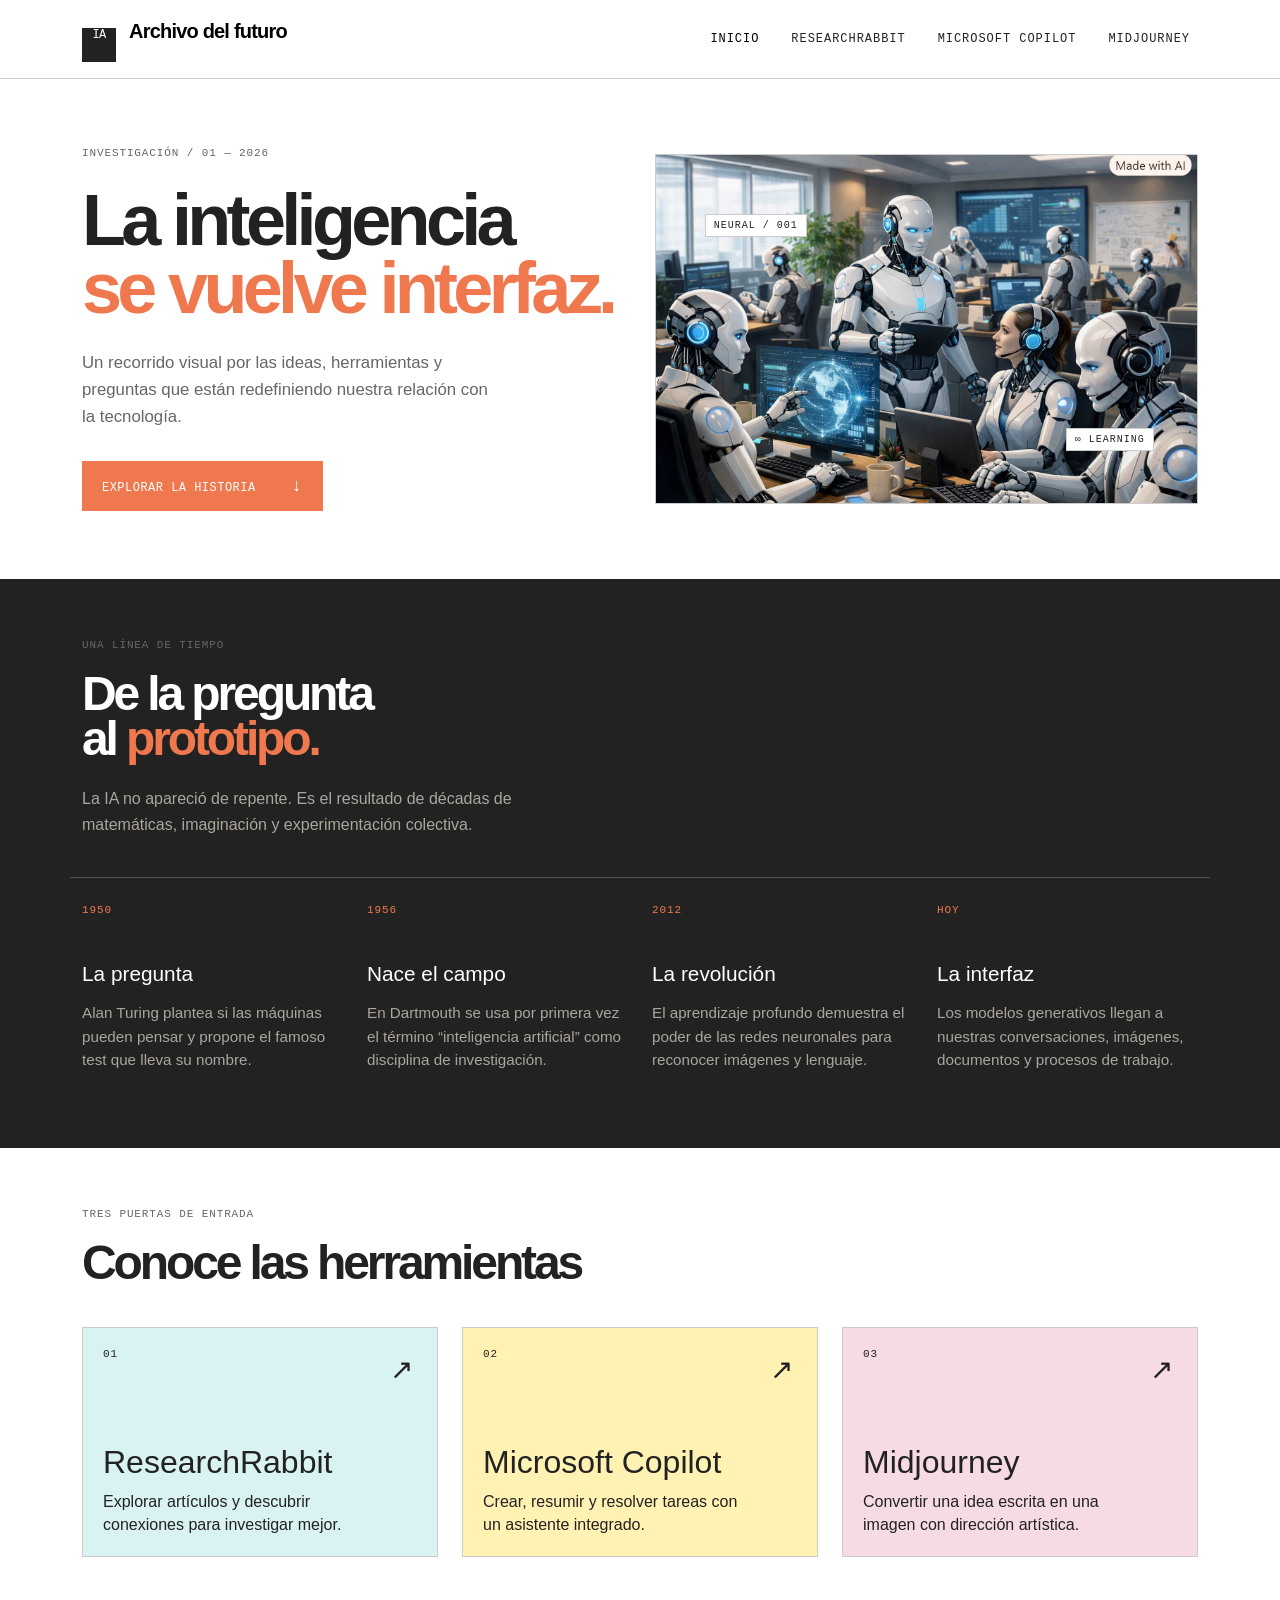
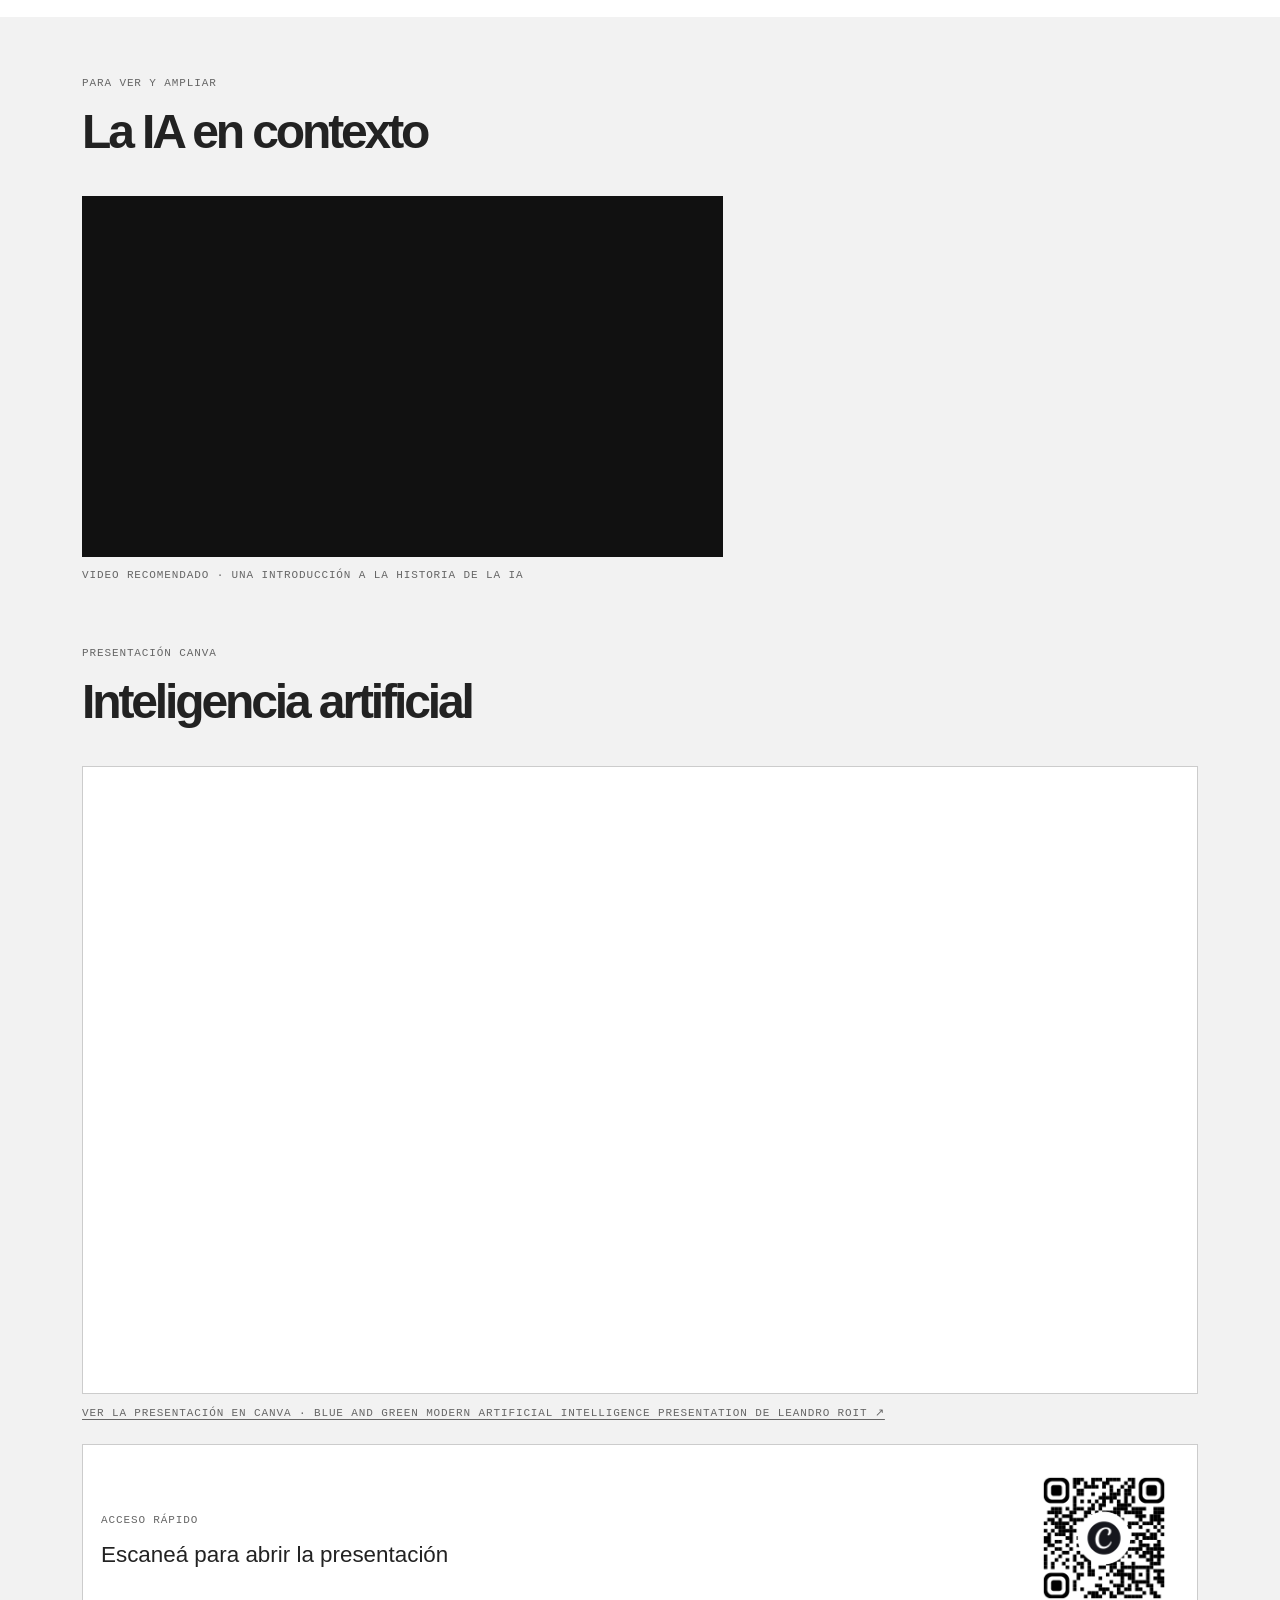
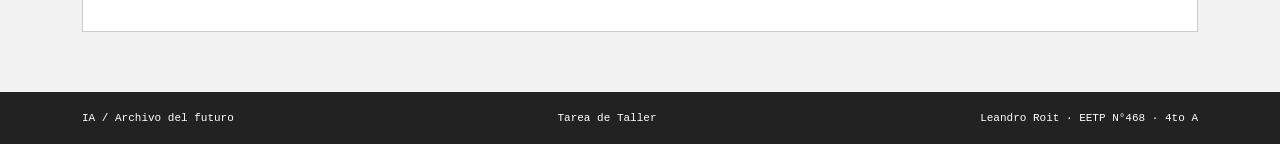
<file: index.html>
<!doctype html>
<html lang="es">
<head>
    <meta charset="UTF-8">
    <meta name="viewport" content="width=device-width, initial-scale=1">
    <meta name="description" content="Explora la historia y las herramientas que están construyendo la inteligencia artificial.">
    <title>IA / Archivo del futuro</title>
    <link href="https://cdn.jsdelivr.net/npm/bootstrap@5.3.3/dist/css/bootstrap.min.css" rel="stylesheet">
    <link rel="stylesheet" href="style.css">
</head>
<body>
    <header class="site-header">
        <nav class="navbar navbar-expand-lg" aria-label="Navegación principal">
            <div class="container">
                <a class="navbar-brand" href="index.html">
                    <span class="brand-mark">IA</span>
                    Archivo del futuro
                </a>
                <button class="navbar-toggler" type="button" data-bs-toggle="collapse" data-bs-target="#mainNav" aria-controls="mainNav" aria-expanded="false" aria-label="Abrir menú">
                    <span class="navbar-toggler-icon"></span>
                </button>
                <div class="collapse navbar-collapse" id="mainNav">
                    <ul class="navbar-nav ms-auto align-items-lg-center gap-lg-3">
                        <li class="nav-item"><a class="nav-link active" href="index.html">Inicio</a></li>
                        <li class="nav-item"><a class="nav-link" href="researchrabbit.html">ResearchRabbit</a></li>
                        <li class="nav-item"><a class="nav-link" href="copilot.html">Microsoft Copilot</a></li>
                        <li class="nav-item"><a class="nav-link" href="midjourney.html">Midjourney</a></li>
                    </ul>
                </div>
            </div>
        </nav>
    </header>
    <main>
        <!-- CONTENIDO PRINCIPAL DE LA PÁGINA -->
        <section class="hero container" aria-labelledby="hero-title">
            <div class="hero-copy">
                <p class="eyebrow">INVESTIGACIÓN / 01 — 2026</p>
                <h1 id="hero-title">
                    La inteligencia<br>
                    <em>se vuelve interfaz.</em>
                </h1>
                <p class="hero-lead">
                    Un recorrido visual por las ideas, herramientas y preguntas que están redefiniendo nuestra relación con la tecnología.
                </p>
                <a class="btn btn-accent" href="#historia">
                    Explorar la historia <span>↓</span>
                </a>
            </div>
            <div class="hero-art">
                <img class="hero-image" src="img01.png" alt="Robots y una persona colaborando en una oficina tecnológica">
                <span class="signal signal-a">NEURAL / 001</span>
                <span class="signal signal-b">∞ LEARNING</span>
            </div>
        </section>
        <section id="historia" class="history-section" aria-labelledby="history-title">
            <div class="container">
                <div class="section-heading">
                    <p class="eyebrow">UNA LÍNEA DE TIEMPO</p>
                    <h2 id="history-title">
                        De la pregunta<br>
                        al <em>prototipo.</em>
                    </h2>
                    <p>
                        La IA no apareció de repente. Es el resultado de décadas de matemáticas, imaginación y experimentación colectiva.
                    </p>
                </div>
                <div class="timeline row g-4">
                    <article class="col-md-6 col-lg-3 timeline-item">
                        <span class="year">1950</span>
                        <h3>La pregunta</h3>
                        <p>Alan Turing plantea si las máquinas pueden pensar y propone el famoso test que lleva su nombre.</p>
                    </article>
                    <article class="col-md-6 col-lg-3 timeline-item">
                        <span class="year">1956</span>
                        <h3>Nace el campo</h3>
                        <p>En Dartmouth se usa por primera vez el término “inteligencia artificial” como disciplina de investigación.</p>
                    </article>
                    <article class="col-md-6 col-lg-3 timeline-item">
                        <span class="year">2012</span>
                        <h3>La revolución</h3>
                        <p>El aprendizaje profundo demuestra el poder de las redes neuronales para reconocer imágenes y lenguaje.</p>
                    </article>
                    <article class="col-md-6 col-lg-3 timeline-item">
                        <span class="year">HOY</span>
                        <h3>La interfaz</h3>
                        <p>Los modelos generativos llegan a nuestras conversaciones, imágenes, documentos y procesos de trabajo.</p>
                    </article>
                </div>
            </div>
        </section>
        <section class="tools-section container" aria-labelledby="tools-title">
            <div class="section-heading compact">
                <p class="eyebrow">TRES PUERTAS DE ENTRADA</p>
                <h2 id="tools-title">Conoce las herramientas</h2>
            </div>
            <div class="row g-4">
                <div class="col-md-4">
                    <a class="tool-card tool-card-cyan" href="researchrabbit.html">
                        <span class="tool-number">01</span>
                        <h3>ResearchRabbit</h3>
                        <p>Explorar artículos y descubrir conexiones para investigar mejor.</p>
                        <span class="card-arrow">↗</span>
                    </a>
                </div>
                <div class="col-md-4">
                    <a class="tool-card tool-card-yellow" href="copilot.html">
                        <span class="tool-number">02</span>
                        <h3>Microsoft Copilot</h3>
                        <p>Crear, resumir y resolver tareas con un asistente integrado.</p>
                        <span class="card-arrow">↗</span>
                    </a>
                </div>
                <div class="col-md-4">
                    <a class="tool-card tool-card-pink" href="midjourney.html">
                        <span class="tool-number">03</span>
                        <h3>Midjourney</h3>
                        <p>Convertir una idea escrita en una imagen con dirección artística.</p>
                        <span class="card-arrow">↗</span>
                    </a>
                </div>
            </div>
        </section>
        <section class="media-section" aria-labelledby="media-title">
            <div class="container">
                <div class="section-heading compact">
                    <p class="eyebrow">PARA VER Y AMPLIAR</p>
                    <h2 id="media-title">La IA en contexto</h2>
                </div>
                <div class="row g-4 align-items-stretch">
                    <div class="col-lg-7">
                        <div class="embed-frame video-frame">
                            <iframe src="https://www.youtube.com/embed/2ePf9rue1Ao" title="Historia de la inteligencia artificial" allowfullscreen loading="lazy"></iframe>
                        </div>
                        <p class="media-caption">Video recomendado · Una introducción a la historia de la IA</p>
                    </div>
                </div>
                <section class="canva-embed-section" aria-labelledby="canva-title">
                    <div class="section-heading compact">
                        <p class="eyebrow">PRESENTACIÓN CANVA</p>
                        <h2 id="canva-title">Inteligencia artificial</h2>
                    </div>
                    <div class="canva-embed">
                        <iframe
                            loading="lazy"
                            src="https://www.canva.com/design/DAHQI4J0v4k/hpW_AjtumKHhLWQueqUt3A/view?embed"
                            title="Presentación de inteligencia artificial de Leandro Roit"
                            allowfullscreen="allowfullscreen"
                            allow="fullscreen"
                        ></iframe>
                    </div>
                    <p class="media-caption">
                        <a href="https://www.canva.com/design/DAHQI4J0v4k/hpW_AjtumKHhLWQueqUt3A/view?utm_content=DAHQI4J0v4k&amp;utm_campaign=designshare&amp;utm_medium=embeds&amp;utm_source=link" target="_blank" rel="noopener">
                            Ver la presentación en Canva · Blue and Green Modern Artificial Intelligence Presentation de LEANDRO ROIT ↗
                        </a>
                    </p>
                    <div class="canva-qr">
                        <div>
                            <span class="eyebrow">ACCESO RÁPIDO</span>
                            <h3>Escaneá para abrir la presentación</h3>
                        </div>
                        <img src="qr.png" alt="Código QR para abrir la presentación de Canva">
                    </div>
                </section>
            </div>
        </section>
    </main>
    <footer class="site-footer">
        <div class="container d-flex justify-content-between align-items-center">
            <span>IA / Archivo del futuro</span>
            <span>Tarea de Taller</span>
            <span>Leandro Roit · EETP N°468 · 4to A</span>
        </div>
    </footer>

    <!-- Scripts de Bootstrap -->

    <script src="https://cdn.jsdelivr.net/npm/bootstrap@5.3.3/dist/js/bootstrap.bundle.min.js"></script>
</body>
</html>
</file>
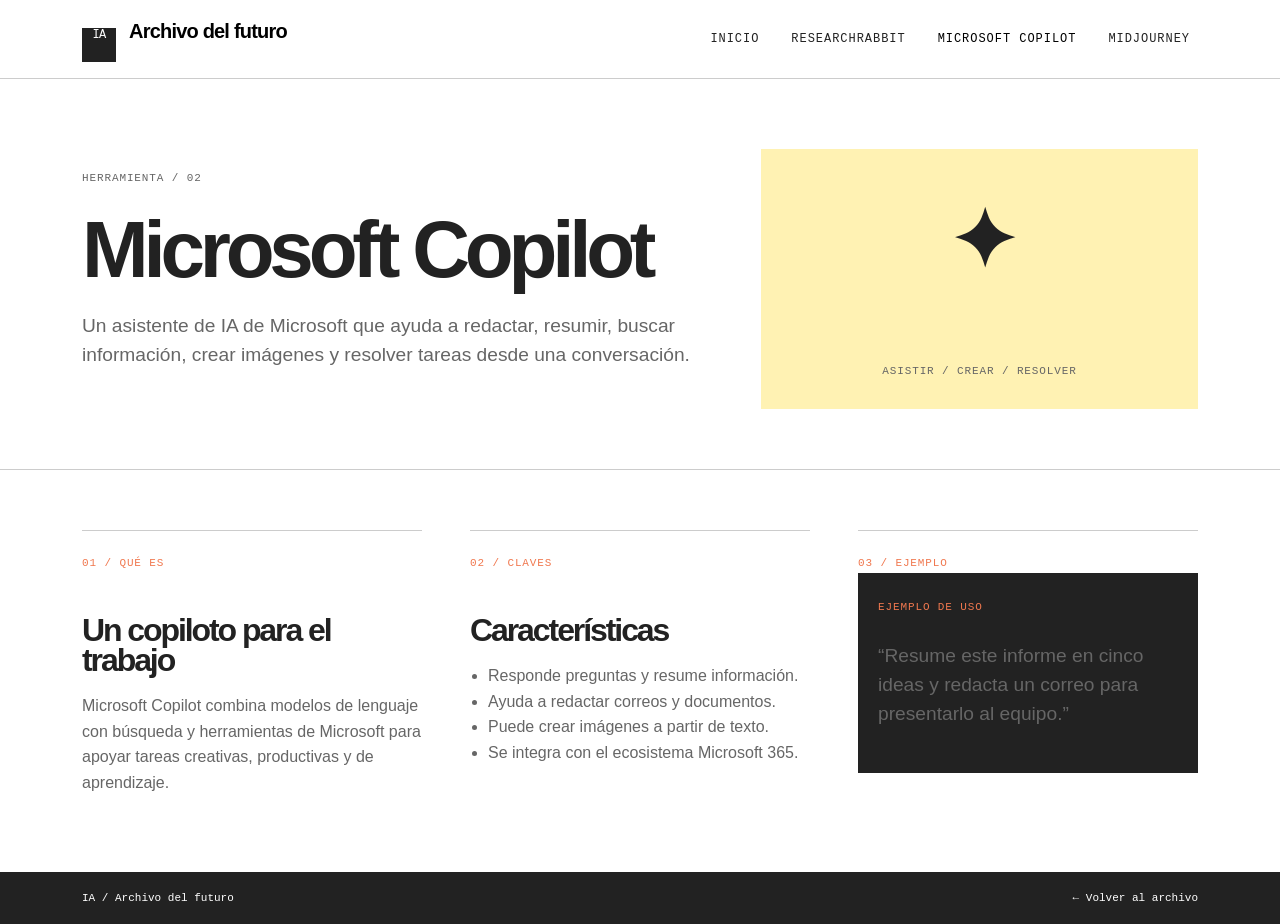
<file: copilot.html>
<!doctype html>
<html lang="es">
<head>
    <meta charset="UTF-8">
    <meta name="viewport" content="width=device-width, initial-scale=1">
    <title>Microsoft Copilot / Archivo del futuro</title>
    <link href="https://cdn.jsdelivr.net/npm/bootstrap@5.3.3/dist/css/bootstrap.min.css" rel="stylesheet">
    <link rel="stylesheet" href="style.css">
</head>
<body>
    <header class="site-header">
        <nav class="navbar navbar-expand-lg" aria-label="Navegación principal">
            <div class="container">
                <a class="navbar-brand" href="index.html">
                    <span class="brand-mark">IA</span>
                    Archivo del futuro
                </a>
                <button class="navbar-toggler" type="button" data-bs-toggle="collapse" data-bs-target="#mainNav" aria-label="Abrir menú">
                    <span class="navbar-toggler-icon"></span>
                </button>
                <div class="collapse navbar-collapse" id="mainNav">
                    <ul class="navbar-nav ms-auto align-items-lg-center gap-lg-3">
                        <li class="nav-item"><a class="nav-link" href="index.html">Inicio</a></li>
                        <li class="nav-item"><a class="nav-link" href="researchrabbit.html">ResearchRabbit</a></li>
                        <li class="nav-item"><a class="nav-link active" href="copilot.html">Microsoft Copilot</a></li>
                        <li class="nav-item"><a class="nav-link" href="midjourney.html">Midjourney</a></li>
                    </ul>
                </div>
            </div>
        </nav>
    </header>

    <main>
        <section class="tool-hero">
            <div class="container">
                <div class="row align-items-center g-5">
                    <div class="col-lg-7">
                        <p class="eyebrow">HERRAMIENTA / 02</p>
                        <h1>Microsoft Copilot</h1>
                        <p class="tool-description">
                            Un asistente de IA de Microsoft que ayuda a redactar, resumir, buscar información, crear imágenes y resolver tareas desde una conversación.
                        </p>
                    </div>
                    <div class="col-lg-5">
                        <div class="tool-image tool-card-yellow" role="img" aria-label="Ilustración abstracta generada con IA para Microsoft Copilot">
                            ✦<br>
                            <small class="eyebrow">ASISTIR / CREAR / RESOLVER</small>
                        </div>
                    </div>
                </div>
            </div>
        </section>

        <!-- CONTENIDO PRINCIPAL: DESCRIPCIÓN Y CARACTERÍSTICAS -->
        <section class="detail-section">
            <div class="container">
                <div class="row g-5">
                    <div class="col-md-4">
                        <div class="detail-block">
                            <span class="year">01 / QUÉ ES</span>
                            <h2>Un copiloto para el trabajo</h2>
                            <p>
                                Microsoft Copilot combina modelos de lenguaje con búsqueda y herramientas de Microsoft para apoyar tareas creativas, productivas y de aprendizaje.
                            </p>
                        </div>
                    </div>
                    <div class="col-md-4">
                        <div class="detail-block">
                            <span class="year">02 / CLAVES</span>
                            <h2>Características</h2>
                            <ul>
                                <li>Responde preguntas y resume información.</li>
                                <li>Ayuda a redactar correos y documentos.</li>
                                <li>Puede crear imágenes a partir de texto.</li>
                                <li>Se integra con el ecosistema Microsoft 365.</li>
                            </ul>
                        </div>
                    </div>
                    <div class="col-md-4">
                        <div class="detail-block">
                            <span class="year">03 / EJEMPLO</span>
                            <div class="example-box">
                                <span class="eyebrow">EJEMPLO DE USO</span>
                                <p>
                                    “Resume este informe en cinco ideas y redacta un correo para presentarlo al equipo.”
                                </p>
                            </div>
                        </div>
                    </div>
                </div>
            </div>
        </section>
    </main>

    <footer class="site-footer">
        <div class="container d-flex justify-content-between">
            <span>IA / Archivo del futuro</span>
            <a href="index.html">← Volver al archivo</a>
        </div>
    </footer>

    <script src="https://cdn.jsdelivr.net/npm/bootstrap@5.3.3/dist/js/bootstrap.bundle.min.js"></script>
</body>
</html>
</file>
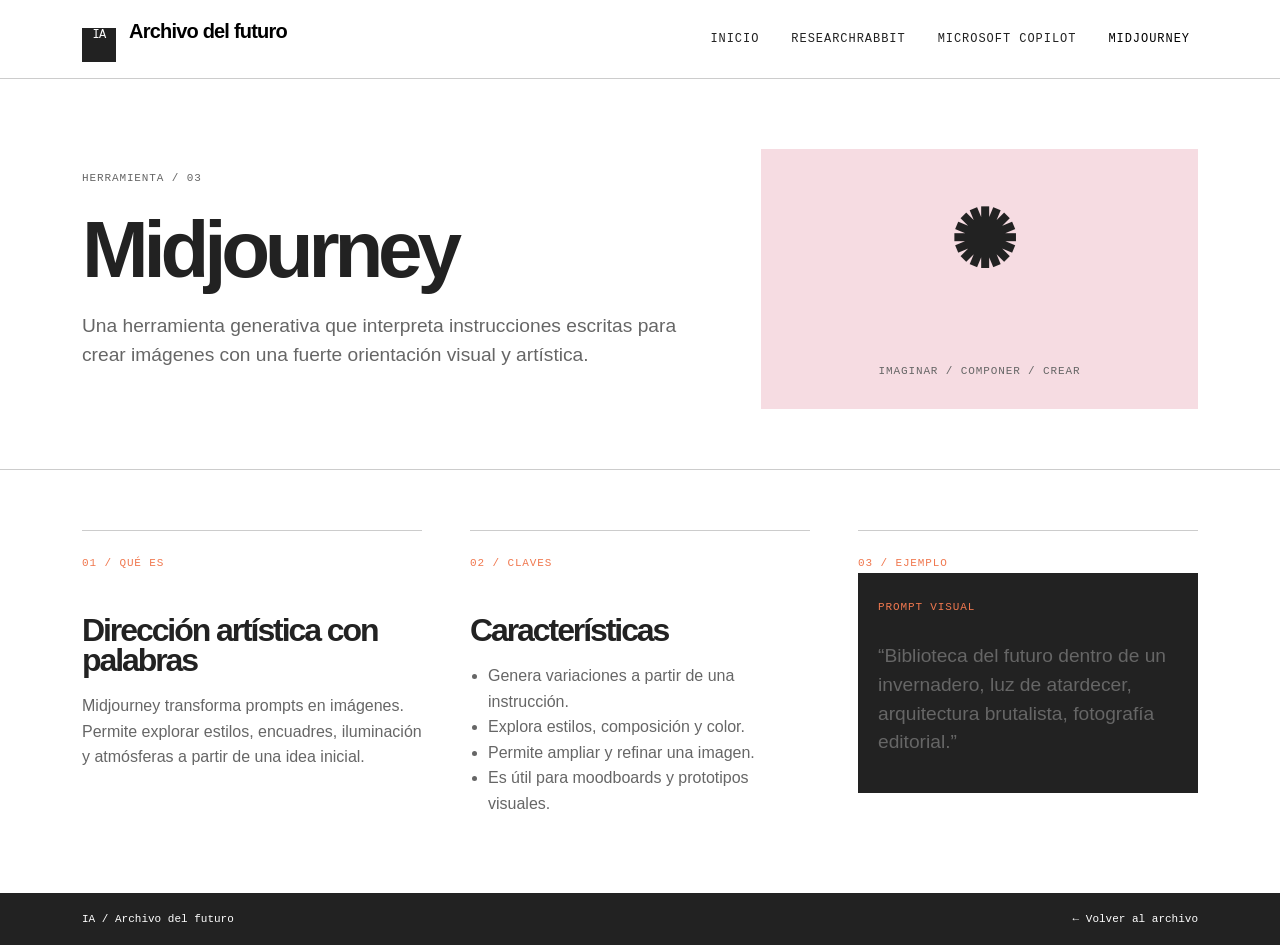
<file: midjourney.html>
<!doctype html>
<html lang="es">
<head>
    <meta charset="UTF-8"><meta name="viewport" content="width=device-width, initial-scale=1">
    <title>Midjourney / Archivo del futuro</title>
    <link href="https://cdn.jsdelivr.net/npm/bootstrap@5.3.3/dist/css/bootstrap.min.css" rel="stylesheet">
    <link rel="stylesheet" href="style.css">
</head>
<body>
    <header class="site-header">
        <nav class="navbar navbar-expand-lg" aria-label="Navegación principal">
            <div class="container">
                <a class="navbar-brand" href="index.html">
                    <span class="brand-mark">IA</span>
                    Archivo del futuro
                </a>
                <button class="navbar-toggler" type="button" data-bs-toggle="collapse" data-bs-target="#mainNav" aria-label="Abrir menú">
                    <span class="navbar-toggler-icon"></span>
                </button>
                <div class="collapse navbar-collapse" id="mainNav">
                    <ul class="navbar-nav ms-auto align-items-lg-center gap-lg-3">
                        <li class="nav-item"><a class="nav-link" href="index.html">Inicio</a></li>
                        <li class="nav-item"><a class="nav-link" href="researchrabbit.html">ResearchRabbit</a></li>
                        <li class="nav-item"><a class="nav-link" href="copilot.html">Microsoft Copilot</a></li>
                        <li class="nav-item"><a class="nav-link active" href="midjourney.html">Midjourney</a></li>
                    </ul>
                </div>
            </div>
        </nav>
    </header>
<main>
    <section class="tool-hero">
        <div class="container">
            <div class="row align-items-center g-5">
                <div class="col-lg-7">
                    <p class="eyebrow">HERRAMIENTA / 03</p>
                    <h1>Midjourney</h1>
                    <p class="tool-description">
                        Una herramienta generativa que interpreta instrucciones escritas para crear imágenes con una fuerte orientación visual y artística.
                    </p>
                </div>
                <div class="col-lg-5">
                    <div class="tool-image tool-card-pink" role="img" aria-label="Ilustración abstracta generada con IA para Midjourney">
                        ✺<br>
                        <small class="eyebrow">IMAGINAR / COMPONER / CREAR</small>
                    </div>
                </div>
            </div>
        </div>
    </section>

    <section class="detail-section">
        <div class="container">
            <div class="row g-5">
                <div class="col-md-4">
                    <div class="detail-block">
                        <span class="year">01 / QUÉ ES</span>
                        <h2>Dirección artística con palabras</h2>
                        <p>
                            Midjourney transforma prompts en imágenes. Permite explorar estilos, encuadres, iluminación y atmósferas a partir de una idea inicial.
                        </p>
                    </div>
                </div>
                <div class="col-md-4">
                    <div class="detail-block">
                        <span class="year">02 / CLAVES</span>
                        <h2>Características</h2>
                        <ul>
                            <li>Genera variaciones a partir de una instrucción.</li>
                            <li>Explora estilos, composición y color.</li>
                            <li>Permite ampliar y refinar una imagen.</li>
                            <li>Es útil para moodboards y prototipos visuales.</li>
                        </ul>
                    </div>
                </div>
                <div class="col-md-4">
                    <div class="detail-block">
                        <span class="year">03 / EJEMPLO</span>
                        <div class="example-box">
                            <span class="eyebrow">PROMPT VISUAL</span>
                            <p>
                                “Biblioteca del futuro dentro de un invernadero, luz de atardecer, arquitectura brutalista, fotografía editorial.”
                            </p>
                        </div>
                    </div>
                </div>
            </div>
        </div>
    </section>
</main>

<footer class="site-footer">
    <div class="container d-flex justify-content-between">
        <span>IA / Archivo del futuro</span>
        <a href="index.html">← Volver al archivo</a>
    </div>
</footer>

<script src="https://cdn.jsdelivr.net/npm/bootstrap@5.3.3/dist/js/bootstrap.bundle.min.js"></script>
</body>
</html>
</file>
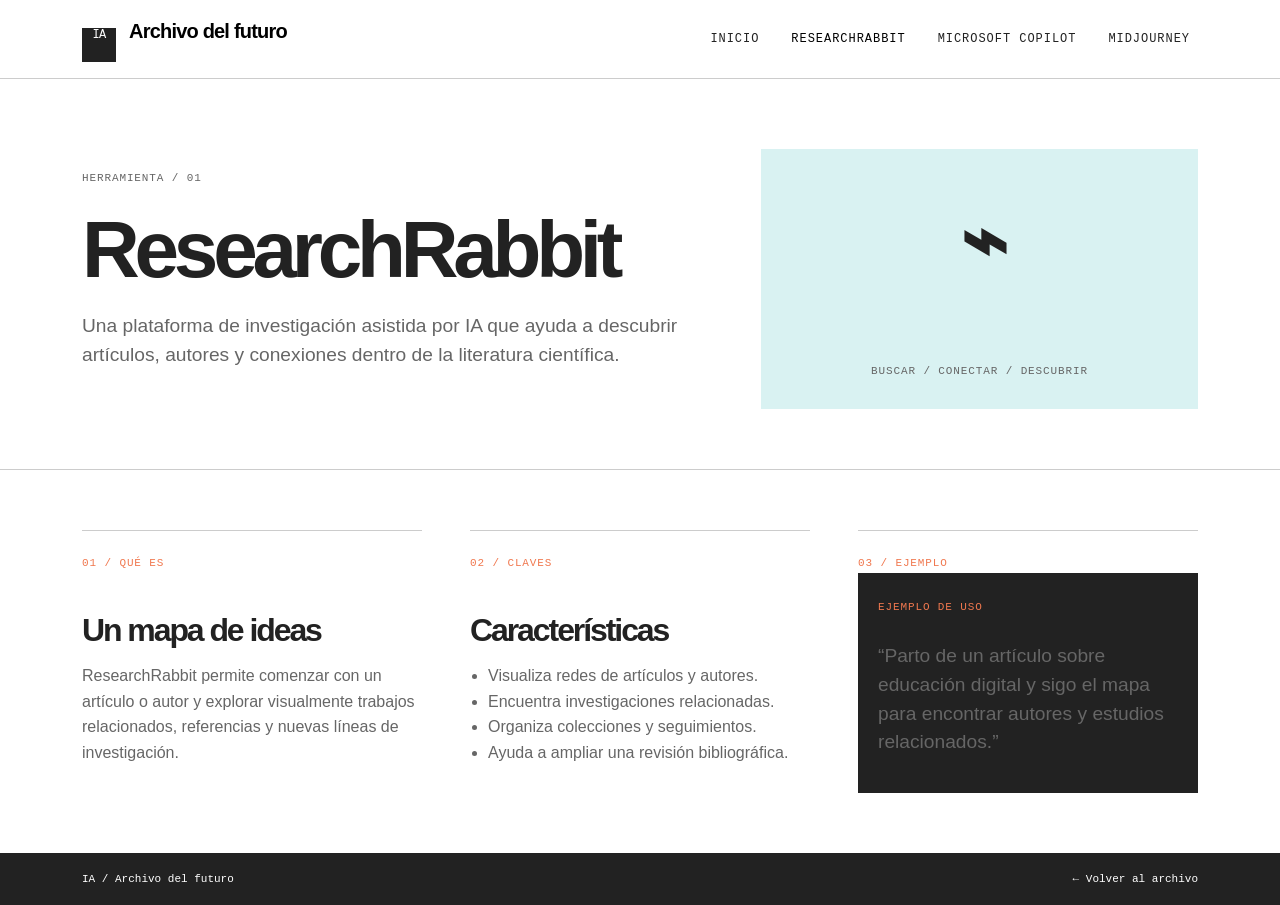
<file: researchrabbit.html>
<!doctype html>
<html lang="es">
<head>
    <meta charset="UTF-8">
    <meta name="viewport" content="width=device-width, initial-scale=1">
    <title>ResearchRabbit / Archivo del futuro</title>
    <link href="https://cdn.jsdelivr.net/npm/bootstrap@5.3.3/dist/css/bootstrap.min.css" rel="stylesheet">
    <link rel="stylesheet" href="style.css">
</head>
<body>
    <header class="site-header">
        <nav class="navbar navbar-expand-lg" aria-label="Navegación principal">
            <div class="container">
                <a class="navbar-brand" href="index.html">
                    <span class="brand-mark">IA</span>
                    Archivo del futuro
                </a>
                <button class="navbar-toggler" type="button" data-bs-toggle="collapse" data-bs-target="#mainNav" aria-label="Abrir menú">
                    <span class="navbar-toggler-icon"></span>
                </button>
                <div class="collapse navbar-collapse" id="mainNav">
                    <ul class="navbar-nav ms-auto align-items-lg-center gap-lg-3">
                        <li class="nav-item"><a class="nav-link" href="index.html">Inicio</a></li>
                        <li class="nav-item"><a class="nav-link active" href="researchrabbit.html">ResearchRabbit</a></li>
                        <li class="nav-item"><a class="nav-link" href="copilot.html">Microsoft Copilot</a></li>
                        <li class="nav-item"><a class="nav-link" href="midjourney.html">Midjourney</a></li>
                    </ul>
                </div>
            </div>
        </nav>
    </header>

    <main>
        <section class="tool-hero">
            <div class="container">
                <div class="row align-items-center g-5">
                    <div class="col-lg-7">
                        <p class="eyebrow">HERRAMIENTA / 01</p>
                        <h1>ResearchRabbit</h1>
                        <p class="tool-description">
                            Una plataforma de investigación asistida por IA que ayuda a descubrir artículos, autores y conexiones dentro de la literatura científica.
                        </p>
                    </div>
                    <div class="col-lg-5">
                        <div class="tool-image tool-card-cyan" role="img" aria-label="Ilustración abstracta generada con IA para ResearchRabbit">
                            ⌁<br>
                            <small class="eyebrow">BUSCAR / CONECTAR / DESCUBRIR</small>
                        </div>
                    </div>
                </div>
            </div>
        </section>

        <!-- CONTENIDO PRINCIPAL: DESCRIPCIÓN Y CARACTERÍSTICAS -->
        <section class="detail-section">
            <div class="container">
                <div class="row g-5">
                    <div class="col-md-4">
                        <div class="detail-block">
                            <span class="year">01 / QUÉ ES</span>
                            <h2>Un mapa de ideas</h2>
                            <p>
                                ResearchRabbit permite comenzar con un artículo o autor y explorar visualmente trabajos relacionados, referencias y nuevas líneas de investigación.
                            </p>
                        </div>
                    </div>
                    <div class="col-md-4">
                        <div class="detail-block">
                            <span class="year">02 / CLAVES</span>
                            <h2>Características</h2>
                            <ul>
                                <li>Visualiza redes de artículos y autores.</li>
                                <li>Encuentra investigaciones relacionadas.</li>
                                <li>Organiza colecciones y seguimientos.</li>
                                <li>Ayuda a ampliar una revisión bibliográfica.</li>
                            </ul>
                        </div>
                    </div>
                    <div class="col-md-4">
                        <div class="detail-block">
                            <span class="year">03 / EJEMPLO</span>
                            <div class="example-box">
                                <span class="eyebrow">EJEMPLO DE USO</span>
                                <p>
                                    “Parto de un artículo sobre educación digital y sigo el mapa para encontrar autores y estudios relacionados.”
                                </p>
                            </div>
                        </div>
                    </div>
                </div>
            </div>
        </section>
    </main>

    <footer class="site-footer">
        <div class="container d-flex justify-content-between">
            <span>IA / Archivo del futuro</span>
            <a href="index.html">← Volver al archivo</a>
        </div>
    </footer>

    <script src="https://cdn.jsdelivr.net/npm/bootstrap@5.3.3/dist/js/bootstrap.bundle.min.js"></script>
</body>
</html>
</file>
<file: style.css>
:root {
    --ink: #222222;
    --paper: #ffffff;
    --muted: #666666;
    --line: #cccccc;
    --cyan: #d9f2f2;
    --yellow: #fff2b3;
    --pink: #f6dce2;
    --orange: #f0784f;
    --display: Arial, sans-serif;
    --mono: 'Courier New', monospace;
}

* {
    box-sizing: border-box;
}

body {
    margin: 0;
    color: var(--ink);
    background: var(--paper);
    font-family: var(--display);
}

a {
    color: inherit;
    text-decoration: none;
}

.site-header {
    border-bottom: 1px solid var(--line);
    background: var(--paper);
}

.navbar {
    min-height: 78px;
}

.navbar-brand {
    font-weight: 600;
    letter-spacing: -.04em;
}

.brand-mark {
    display: inline-block;
    text-align: center;
    line-height: 34px;
    width: 34px;
    height: 34px;
    margin-right: 9px;
    background: var(--ink);
    color: var(--paper);
    font: 500 12px var(--mono);
}

.nav-link {
    color: var(--ink);
    font: 500 12px var(--mono);
    text-transform: uppercase;
    letter-spacing: .08em;
}

.nav-link:hover,
.nav-link.active {
    color: var(--orange);
}

.navbar-toggler {
    border: 1px solid var(--ink);
    border-radius: 0;
}

.hero {
    min-height: 500px;
    display: grid;
    grid-template-columns: 1fr 1fr;
    align-items: center;
    gap: 30px;
    padding-top: 50px;
    padding-bottom: 50px;
}

.eyebrow,
.year,
.tool-number,
.media-caption {
    font: 500 11px var(--mono);
    letter-spacing: .08em;
    text-transform: uppercase;
}

.eyebrow {
    color: var(--muted);
}

h1,
h2,
h3,
p {
    margin-top: 0;
}

h1,
h2 {
    font-weight: 600;
    letter-spacing: -.065em;
    line-height: .94;
}

h1 {
    font-size: 4.5rem;
    margin: 28px 0;
}

h1 em,
h2 em {
    color: var(--orange);
    font-style: normal;
}

.hero-lead {
    max-width: 410px;
    color: var(--muted);
    line-height: 1.6;
    font-size: 1.05rem;
    margin-bottom: 30px;
}

.btn {
    border-radius: 0;
    font: 500 12px var(--mono);
    text-transform: uppercase;
    letter-spacing: .04em;
    padding: 14px 19px;
}

.btn-accent {
    background: var(--orange);
    color: white;
    border: 1px solid var(--orange);
}

.btn-accent:hover {
    background: var(--ink);
    border-color: var(--ink);
    color: white;
}

.btn-accent span {
    margin-left: 28px;
    font-size: 18px;
}

.hero-art {
    height: 350px;
    position: relative;
    overflow: hidden;
    background: var(--cyan);
    border: 1px solid var(--line);
}

.hero-image {
    width: 100%;
    height: 100%;
    display: block;
    object-fit: cover;
    object-position: center;
}

.signal {
    position: absolute;
    font: 500 10px var(--mono);
    letter-spacing: .1em;
    background: white;
    border: 1px solid var(--line);
    padding: 5px 8px;
}

.signal-a {
    top: 17%;
    left: 9%;
}

.signal-b {
    bottom: 15%;
    right: 8%;
}
.history-section {
    padding: 60px 0;
    background: var(--ink);
    color: var(--paper);
}

.section-heading {
    max-width: 500px;
    margin-bottom: 40px;
}

.section-heading h2 {
    font-size: 3rem;
    margin: 20px 0 25px;
}

.section-heading > p:last-child {
    color: #aaa69d;
    line-height: 1.6;
}

.timeline-item {
    border-top: 1px solid #55534f;
    padding-top: 18px;
}

.year {
    color: var(--orange);
}

.timeline-item h3 {
    font-size: 1.3rem;
    margin: 42px 0 14px;
}

.timeline-item p {
    color: #aaa69d;
    line-height: 1.55;
    font-size: .95rem;
}

.tools-section {
    padding: 60px 12px;
}

.compact {
    margin-bottom: 42px;
}

.compact h2 {
    font-size: 3rem;
}

.tool-card {
    min-height: 230px;
    display: flex;
    flex-direction: column;
    padding: 20px;
    border: 1px solid var(--line);
    position: relative;
}

.tool-card:hover {
    opacity: .85;
}

.tool-card-cyan {
    background: var(--cyan);
}

.tool-card-yellow {
    background: var(--yellow);
}

.tool-card-pink {
    background: var(--pink);
}

.tool-card h3 {
    font-size: 2rem;
    margin-top: auto;
    margin-bottom: 8px;
}

.tool-card p {
    max-width: 260px;
    margin-bottom: 0;
    line-height: 1.45;
}

.card-arrow {
    position: absolute;
    top: 21px;
    right: 24px;
    font-size: 28px;
}

.media-section {
    padding: 60px 0;
    background: #f2f2f2;
}

.embed-frame {
    overflow: hidden;
    background: #111;
}

.video-frame {
    aspect-ratio: 16 / 9;
}

.embed-frame iframe {
    width: 100%;
    height: 100%;
    border: 0;
}

.media-caption {
    margin-top: 12px;
    color: var(--muted);
}

.site-footer {
    padding: 20px 0;
    background: var(--ink);
    color: var(--paper);
    font: 11px var(--mono);
}

.canva-embed-section {
    margin-top: 50px;
}

.canva-embed {
    width: 100%;
    aspect-ratio: 16 / 9;
    overflow: hidden;
    background: white;
    border: 1px solid var(--line);
}

.canva-embed iframe {
    width: 100%;
    height: 100%;
    border: 0;
    display: block;
}

.canva-embed-section .media-caption a {
    text-decoration: underline;
    text-underline-offset: 3px;
}

.canva-qr {
    display: flex;
    align-items: center;
    justify-content: space-between;
    gap: 20px;
    margin-top: 25px;
    padding: 18px;
    background: var(--paper);
    border: 1px solid var(--line);
}

.canva-qr h3 {
    margin: 12px 0 0;
    font-size: 1.4rem;
}

.canva-qr img {
    width: 150px;
    height: 150px;
    object-fit: contain;
}

.tool-hero {
    padding: 70px 0 60px;
    border-bottom: 1px solid var(--line);
}

.tool-hero h1 {
    font-size: 5rem;
    margin-bottom: 25px;
}

.tool-description {
    max-width: 620px;
    font-size: 1.2rem;
    line-height: 1.5;
    color: var(--muted);
}

.tool-image {
    min-height: 260px;
    display: grid;
    place-items: center;
    font-size: 5rem;
    font-weight: 600;
    letter-spacing: -.1em;
}

.detail-section {
    padding: 60px 0;
}

.detail-block {
    border-top: 1px solid var(--line);
    padding-top: 18px;
    height: 100%;
}

.detail-block h2 {
    font-size: 2rem;
    margin: 42px 0 18px;
}

.detail-block p,
.detail-block li {
    color: var(--muted);
    line-height: 1.6;
}

.detail-block ul {
    padding-left: 18px;
}

.example-box {
    padding: 20px;
    background: var(--ink);
    color: var(--paper);
    min-height: 200px;
}

.example-box .eyebrow {
    color: var(--orange);
}

.example-box p {
    font-size: 1.2rem;
    line-height: 1.5;
    margin-top: 25px;
}

@media (max-width: 767px) {
    .hero {
        grid-template-columns: 1fr;
        padding-top: 65px;
    }

    .hero-art {
        height: 260px;
    }

    h1 {
        font-size: 3rem;
    }

    .section-heading h2,
    .compact h2 {
        font-size: 2.3rem;
    }

    .site-footer .container {
        gap: 18px;
        flex-direction: column;
        align-items: flex-start !important;
    }

    .tool-hero {
        padding: 75px 0 55px;
    }

    .tool-hero h1 {
        font-size: 3rem;
    }

    .detail-section,
    .tools-section,
    .media-section,
    .history-section {
        padding: 75px 0;
    }

    .canva-qr {
        align-items: flex-start;
        flex-direction: column;
    }

    .canva-qr img {
        width: 130px;
        height: 130px;
    }
}
</file>
